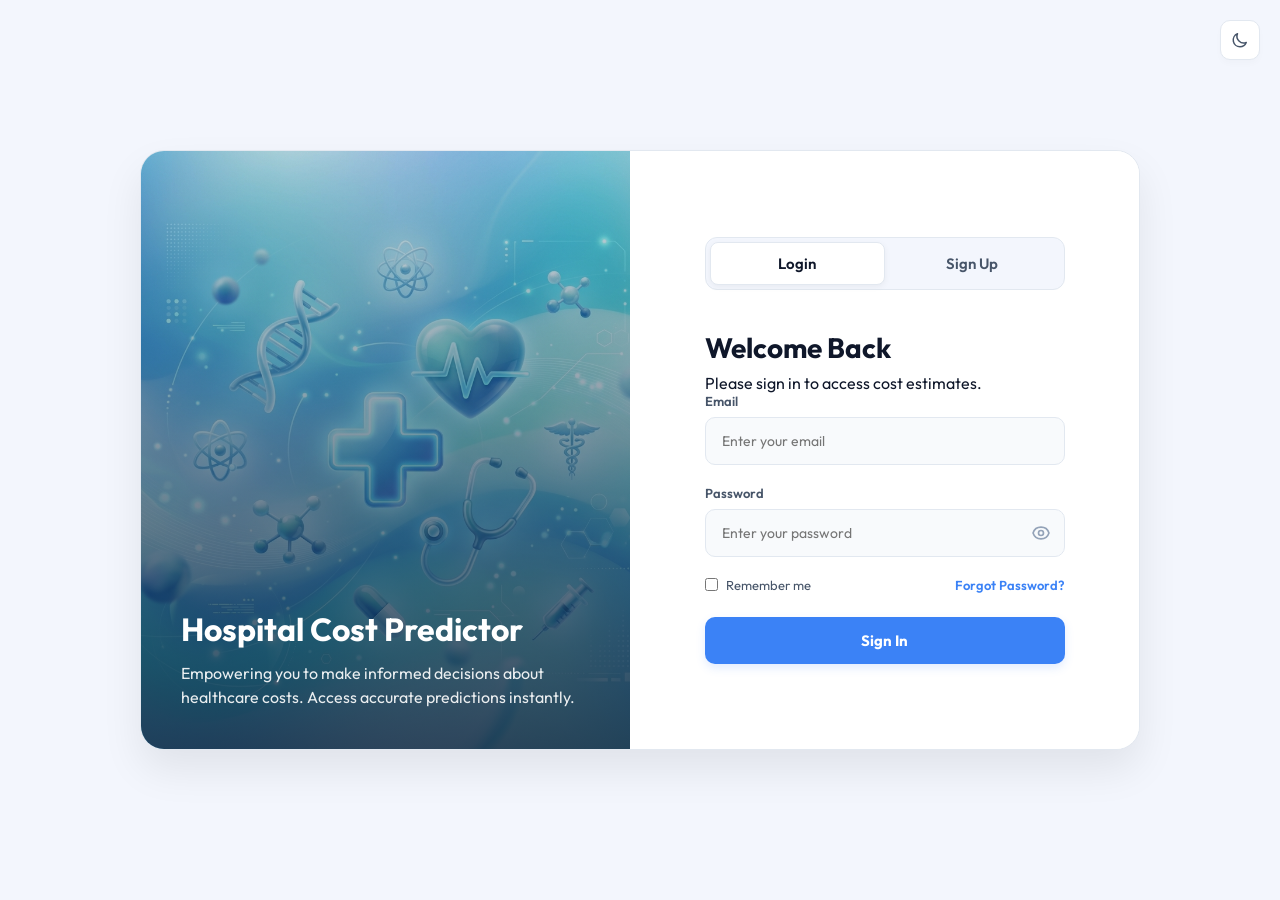
<file: frontend/auth.html>
<!-- 
Hospital Cost Estimator - Landing and Authentication Page (auth.html)
=======================
This page serves as the entrypoint for users, providing:
1. Dual forms for User Signup and User Login.
2. Client-side theme switching (Light vs Dark mode) persisting in localStorage..
3. Password visibility toggle (show/hide password input).
4. Fetch-based asynchronous submissions communicating with Flask backend API endpoints.
-->
<!DOCTYPE html>
<html lang="en">

<head>
    <meta charset="UTF-8">
    <meta name="viewport" content="width=device-width, initial-scale=1.0">
    <title>Hospital Cost Predictor - Welcome</title>
    <!-- Premium Font family selection from Google Fonts -->
    <link href="https://fonts.googleapis.com/css2?family=Outfit:wght@300;400;500;600;700&display=swap" rel="stylesheet">
    <!-- Links to auth.css which handles split layout and theme variables styling -->
    <link rel="stylesheet" href="auth.css">
</head>

<body>
    <!-- 
      Theme Toggle Button
      Allows toggle between light/dark themes by toggling '.dark-theme' class on <body>
    -->
    <button id="themeToggle" class="theme-toggle-btn" aria-label="Toggle Theme">
        <!-- SVG icon for Light Mode (Sun) -->
        <svg id="sunIcon" xmlns="http://www.w3.org/2000/svg" fill="none" viewBox="0 0 24 24" stroke="currentColor"
            style="display: none;">
            <path stroke-linecap="round" stroke-linejoin="round" stroke-width="2"
                d="M12 3v1m0 16v1m9-9h-1M4 9H3m15.364-6.364l-.707.707M6.343 17.657l-.707.707m12.728 0l-.707-.707M6.343 6.343l-.707-.707M14 12a2 2 0 11-4 0 2 2 0 014 0z" />
        </svg>
        <!-- SVG icon for Dark Mode (Moon) -->
        <svg id="moonIcon" xmlns="http://www.w3.org/2000/svg" fill="none" viewBox="0 0 24 24" stroke="currentColor">
            <path stroke-linecap="round" stroke-linejoin="round" stroke-width="2"
                d="M20.354 15.354A9 9 0 018.646 3.646 9.003 9.003 0 0012 21a9.003 9.003 0 008.354-5.646z" />
        </svg>
    </button>

    <!-- Split Screen Main Wrapper Container -->
    <div class="container">
        <!-- Left Panel: Graphic overlay and brand description -->
        <div class="left-panel">
            <div class="overlay"></div>
            <div class="content">
                <h1>Hospital Cost Predictor</h1>
                <p>Empowering you to make informed decisions about healthcare costs. Access accurate predictions
                    instantly.</p>
            </div>
        </div>

        <!-- Right Panel: Authentication Forms box -->
        <div class="right-panel">
            <div class="auth-box">
                <!-- Custom Alert Banner for UI notification messages -->
                <div id="authAlert" class="custom-alert"></div>

                <!-- Tab Toggle Controls (Login vs Sign Up) -->
                <div class="toggle-container">
                    <button class="toggle-btn active" id="btn-login" onclick="switchTab('login')">Login</button>
                    <button class="toggle-btn" id="btn-signup" onclick="switchTab('signup')">Sign Up</button>
                    <!-- Visual slider indicator that moves under the active tab -->
                    <div class="toggle-indicator" id="indicator"></div>
                </div>

                <!-- Login Form -->
                <form id="login-form" class="auth-form active">
                    <h2>Welcome Back</h2>
                    <p class="subtitle">Please sign in to access cost estimates.</p>
                    <div class="input-group">
                        <label for="login-email">Email</label>
                        <div class="input-wrapper">
                            <input type="email" id="login-email" name="email" placeholder="Enter your email" required>
                        </div>
                    </div>
                    <div class="input-group">
                        <label for="login-password">Password</label>
                        <div class="input-wrapper">
                            <input type="password" id="login-password" name="password" placeholder="Enter your password"
                                required>
                            <!-- Clickable element to show/hide plaintext password -->
                            <span class="password-toggle-icon" onclick="togglePasswordVisibility('login-password')">
                                <svg xmlns="http://www.w3.org/2000/svg" fill="none" viewBox="0 0 24 24"
                                    stroke="currentColor" stroke-width="2">
                                    <path stroke-linecap="round" stroke-linejoin="round"
                                        d="M15 12a3 3 0 11-6 0 3 3 0 016 0z" />
                                    <path stroke-linecap="round" stroke-linejoin="round"
                                        d="M2.458 12C3.732 7.943 7.523 5 12 5c4.478 0 8.268 2.943 9.542 7-1.274 4.057-5.064 7-9.542 7-4.477 0-8.268-2.943-9.542-7z" />
                                </svg>
                            </span>
                        </div>
                    </div>
                    <div class="options">
                        <label class="remember">
                            <input type="checkbox"> Remember me
                        </label>
                        <a href="#" class="forgot">Forgot Password?</a>
                    </div>
                    <button type="submit" class="primary-btn">Sign In</button>
                </form>

                <!-- Signup Form -->
                <form id="signup-form" class="auth-form">
                    <h2>Create Account</h2>
                    <p class="subtitle">Sign up to get instant transparency ranges.</p>
                    <div class="input-group">
                        <label for="signup-name">Full Name</label>
                        <div class="input-wrapper">
                            <input type="text" id="signup-name" name="name" placeholder="Enter your name" required>
                        </div>
                    </div>
                    <div class="input-group">
                        <label for="signup-email">Email</label>
                        <div class="input-wrapper">
                            <input type="email" id="signup-email" name="email" placeholder="Enter your email" required>
                        </div>
                    </div>
                    <div class="input-group">
                        <label for="signup-password">Password</label>
                        <div class="input-wrapper">
                            <input type="password" id="signup-password" name="password" placeholder="Create a password"
                                required>
                            <!-- Clickable element to show/hide plaintext password -->
                            <span class="password-toggle-icon" onclick="togglePasswordVisibility('signup-password')">
                                <svg xmlns="http://www.w3.org/2000/svg" fill="none" viewBox="0 0 24 24"
                                    stroke="currentColor" stroke-width="2">
                                    <path stroke-linecap="round" stroke-linejoin="round"
                                        d="M15 12a3 3 0 11-6 0 3 3 0 016 0z" />
                                    <path stroke-linecap="round" stroke-linejoin="round"
                                        d="M2.458 12C3.732 7.943 7.523 5 12 5c4.478 0 8.268 2.943 9.542 7-1.274 4.057-5.064 7-9.542 7-4.477 0-8.268-2.943-9.542-7z" />
                                </svg>
                            </span>
                        </div>
                    </div>
                    <button type="submit" class="primary-btn">Create Account</button>
                </form>
            </div>
        </div>
    </div>

    <!-- Client-side Logic Script -->
    <script>
        // =====================================================================
        // Theme Toggle Manager
        // =====================================================================
        const themeToggleBtn = document.getElementById('themeToggle');
        const sunIcon = document.getElementById('sunIcon');
        const moonIcon = document.getElementById('moonIcon');

        // Check localStorage to apply user's preferred layout theme
        if (localStorage.getItem('theme') === 'dark') {
            document.body.classList.add('dark-theme');
            sunIcon.style.display = 'block';
            moonIcon.style.display = 'none';
        } else {
            document.body.classList.remove('dark-theme');
            sunIcon.style.display = 'none';
            moonIcon.style.display = 'block';
        }

        // Toggle stylesheet classes and icons on click
        themeToggleBtn.addEventListener('click', () => {
            document.body.classList.toggle('dark-theme');
            const isDark = document.body.classList.contains('dark-theme');
            localStorage.setItem('theme', isDark ? 'dark' : 'light');
            if (isDark) {
                sunIcon.style.display = 'block';
                moonIcon.style.display = 'none';
            } else {
                sunIcon.style.display = 'none';
                moonIcon.style.display = 'block';
            }
        });

        // =====================================================================
        // Alert Banners Helper Functions
        // =====================================================================
        const alertDiv = document.getElementById('authAlert');
        function hideAlert() {
            alertDiv.style.display = 'none';
        }
        function showAlert(msg) {
            alertDiv.textContent = msg;
            alertDiv.style.display = 'block';
        }

        // =====================================================================
        // Tab Navigation Toggle Logic
        // =====================================================================
        function switchTab(tab) {
            hideAlert();
            const loginForm = document.getElementById('login-form');
            const signupForm = document.getElementById('signup-form');
            const indicator = document.getElementById('indicator');
            const btnLogin = document.getElementById('btn-login');
            const btnSignup = document.getElementById('btn-signup');

            if (tab === 'login') {
                loginForm.classList.add('active');
                signupForm.classList.remove('active');
                indicator.style.transform = 'translateX(0)';
                btnLogin.classList.add('active');
                btnSignup.classList.remove('active');
            } else {
                signupForm.classList.add('active');
                loginForm.classList.remove('active');
                indicator.style.transform = 'translateX(100%)';
                btnSignup.classList.add('active');
                btnLogin.classList.remove('active');
            }
        }

        // =====================================================================
        // Password Visibility show/hide logic
        // =====================================================================
        function togglePasswordVisibility(inputId) {
            const passwordInput = document.getElementById(inputId);
            if (passwordInput.type === 'password') {
                passwordInput.type = 'text';
            } else {
                passwordInput.type = 'password';
            }
        }

        // =====================================================================
        // Sign In Request Submit API Call
        // =====================================================================
        document.getElementById('login-form').addEventListener('submit', function (e) {
            e.preventDefault(); // Prevent standard page reloads
            hideAlert();

            const email = document.getElementById('login-email').value;
            const password = document.getElementById('login-password').value;

            // Submit values asynchronously using Fetch API
            fetch('/api/login', {
                method: 'POST',
                headers: { 'Content-Type': 'application/json' },
                body: JSON.stringify({ email: email, password: password })
            })
                .then(response => {
                    if (!response.ok) {
                        return response.json().then(err => { throw new Error(err.message || 'Invalid email or password.') });
                    }
                    return response.json();
                })
                .then(data => {
                    if (data.success) {
                        // Redirect to prediction tool dashboard on success
                        window.location.href = '/index.html';
                    } else {
                        showAlert(data.message || 'Invalid email or password.');
                    }
                })
                .catch(err => {
                    console.error('Error:', err);
                    showAlert(err.message);
                });
        });

        // =====================================================================
        // Account Creation (Sign Up) Submit API Call
        // =====================================================================
        document.getElementById('signup-form').addEventListener('submit', function (e) {
            e.preventDefault(); // Prevent page refresh
            hideAlert();

            const name = document.getElementById('signup-name').value;
            const email = document.getElementById('signup-email').value;
            const password = document.getElementById('signup-password').value;

            fetch('/api/signup', {
                method: 'POST',
                headers: { 'Content-Type': 'application/json' },
                body: JSON.stringify({ name: name, email: email, password: password })
            })
                .then(response => {
                    if (!response.ok) {
                        return response.json().then(err => { throw new Error(err.message || 'Signup failed.') });
                    }
                    return response.json();
                })
                .then(data => {
                    if (data.success) {
                        // Immediately navigate into the index dashboard since signup automatically starts a session
                        window.location.href = '/index.html';
                    } else {
                        showAlert(data.message || 'Account creation failed.');
                    }
                })
                .catch(err => {
                    console.error('Error:', err);
                    showAlert(err.message);
                });
        });
    </script>
</body>

</html>
</file>
<file: frontend/auth.css>
/*
Hospital Cost Estimator - Authentication Layout Stylesheet (auth.css)
==================================================================

This sheet controls the layout and styles of the landing/authentication page:
1. Design variables (Tokens) for CSS properties, enabling light and dark modes.
2. Split-screen layout (left panel image backdrop, right panel input form).
3. Sliding transition animations for toggle switches and modal fades.
4. Input fields, validation, error messages, and hover behaviors.
5. Responsive breakpoints for tablets and mobile devices.
*/

/* ==========================================
   1. Design Tokens & CSS Variables
   ========================================== */
:root {
    /* Light Mode Palette */
    --bg-primary: #f3f6fd;
    --bg-secondary: #ffffff;
    --bg-tertiary: #f8fafc;
    --text-primary: #0f172a;
    --text-secondary: #475569;
    --text-muted: #94a3b8;
    --border-color: #e2e8f0;
    --accent-blue: #3b82f6;
    --accent-blue-hover: #2563eb;
    --shadow-lg: 0 20px 40px rgba(0, 0, 0, 0.08);
    --input-border-radius: 10px;
    --transition-speed: 0.3s;
}

body.dark-theme {
    /* Dark Mode Palette overrides */
    --bg-primary: #080c14;
    --bg-secondary: #111722;
    --bg-tertiary: #19212f;
    --text-primary: #f1f5f9;
    --text-secondary: #94a3b8;
    --text-muted: #57657a;
    --border-color: #242f41;
    --accent-blue: #3b82f6;
    --accent-blue-hover: #60a5fa;
    --shadow-lg: 0 20px 40px rgba(0, 0, 0, 0.3);
}

/* ==========================================
   2. Core Document Styles
   ========================================== */
* {
    margin: 0;
    padding: 0;
    box-sizing: border-box;
    font-family: 'Outfit', sans-serif;
}

body {
    background-color: var(--bg-primary);
    color: var(--text-primary);
    display: flex;
    justify-content: center;
    align-items: center;
    min-height: 100vh;
    padding: 20px;
    transition: background-color var(--transition-speed) ease, color var(--transition-speed) ease;
}

/* ==========================================
   3. Float Theme Toggle Switch
   ========================================== */
.theme-toggle-btn {
    position: absolute;
    top: 20px;
    right: 20px;
    display: flex;
    align-items: center;
    justify-content: center;
    width: 40px;
    height: 40px;
    background: var(--bg-secondary);
    border: 1px solid var(--border-color);
    border-radius: 10px;
    color: var(--text-secondary);
    cursor: pointer;
    transition: all var(--transition-speed) ease;
    box-shadow: 0 4px 6px rgba(0, 0, 0, 0.02);
    z-index: 100;
}

.theme-toggle-btn:hover {
    color: var(--accent-blue);
    border-color: var(--accent-blue);
    transform: translateY(-2px);
    box-shadow: 0 8px 15px rgba(0, 0, 0, 0.05);
}

.theme-toggle-btn svg {
    width: 18px;
    height: 18px;
}

/* ==========================================
   4. Split-Screen Main Wrapper Container
   ========================================== */
.container {
    width: 1000px;
    height: 600px;
    background: var(--bg-secondary);
    border-radius: 24px;
    box-shadow: var(--shadow-lg);
    display: flex;
    overflow: hidden;
    border: 1px solid var(--border-color);
    transition: background-color var(--transition-speed) ease, border-color var(--transition-speed) ease;
    position: relative;
}

/* Left Panel - Graphical Info display */
.left-panel {
    flex: 1;
    background: url('auth_bg.png') no-repeat center center;
    background-size: cover;
    position: relative;
    display: flex;
    align-items: flex-end;
    padding: 40px;
}

/* Dark gradient overlay to ensure text remains legible against backdrop */
.overlay {
    position: absolute;
    top: 0;
    left: 0;
    right: 0;
    bottom: 0;
    background: linear-gradient(to bottom, rgba(10, 37, 64, 0.15), rgba(10, 37, 64, 0.85));
}

.left-panel .content {
    position: relative;
    z-index: 1;
    color: #ffffff;
}

.left-panel h1 {
    font-size: 32px;
    font-weight: 700;
    margin-bottom: 12px;
}

.left-panel p {
    font-size: 16px;
    line-height: 1.5;
    opacity: 0.9;
}

/* Right Panel - Input Form Display */
.right-panel {
    flex: 1;
    padding: 60px 50px;
    display: flex;
    flex-direction: column;
    justify-content: center;
    position: relative;
    background: var(--bg-secondary);
}

.auth-box {
    width: 100%;
    max-width: 360px;
    margin: 0 auto;
}

/* ==========================================
   5. Authentication Toggle Selector Tabs
   ========================================== */
.toggle-container {
    display: flex;
    position: relative;
    background: var(--bg-primary);
    border-radius: 12px;
    padding: 4px;
    margin-bottom: 40px;
    border: 1px solid var(--border-color);
}

.toggle-btn {
    flex: 1;
    border: none;
    background: transparent;
    padding: 12px 0;
    font-size: 15px;
    font-weight: 600;
    color: var(--text-secondary);
    cursor: pointer;
    position: relative;
    z-index: 2;
    transition: color var(--transition-speed) ease;
}

.toggle-btn.active {
    color: var(--text-primary);
}

/* Sliding tab indicator under the current selection */
.toggle-indicator {
    position: absolute;
    top: 4px;
    left: 4px;
    width: calc(50% - 4px);
    height: calc(100% - 8px);
    background: var(--bg-secondary);
    border-radius: 8px;
    box-shadow: 0 2px 6px rgba(0, 0, 0, 0.05);
    z-index: 1;
    transition: transform var(--transition-speed) cubic-bezier(0.4, 0, 0.2, 1);
    border: 1px solid var(--border-color);
}

/* ==========================================
   6. Input Forms & Form Elements
   ========================================== */
.auth-form {
    display: none;
    animation: fadeIn 0.4s ease forwards;
}

.auth-form.active {
    display: block;
}

@keyframes fadeIn {
    from {
        opacity: 0;
        transform: translateY(10px);
    }

    to {
        opacity: 1;
        transform: translateY(0);
    }
}

h2 {
    font-size: 28px;
    color: var(--text-primary);
    margin-bottom: 8px;
    font-weight: 700;
}

.input-group {
    margin-bottom: 20px;
}

.input-group label {
    display: block;
    font-size: 13px;
    font-weight: 600;
    color: var(--text-secondary);
    margin-bottom: 8px;
}

.input-wrapper {
    position: relative;
    width: 100%;
}

.input-group input {
    width: 100%;
    padding: 14px 16px;
    border: 1.5px solid var(--border-color);
    border-radius: var(--input-border-radius);
    font-size: 14px;
    color: var(--text-primary);
    background: var(--bg-tertiary);
    transition: all var(--transition-speed) ease;
}

.input-group input:focus {
    outline: none;
    border-color: var(--accent-blue);
    background: var(--bg-secondary);
    box-shadow: 0 0 0 4px rgba(59, 130, 246, 0.1);
}

/* Password eye toggle positioning */
.password-toggle-icon {
    position: absolute;
    right: 14px;
    top: 50%;
    transform: translateY(-50%);
    cursor: pointer;
    color: var(--text-muted);
    transition: color var(--transition-speed) ease;
}

.password-toggle-icon:hover {
    color: var(--text-secondary);
}

.password-toggle-icon svg {
    width: 20px;
    height: 20px;
    display: block;
}

.options {
    display: flex;
    justify-content: space-between;
    align-items: center;
    margin-bottom: 24px;
}

.remember {
    display: flex;
    align-items: center;
    font-size: 13px;
    color: var(--text-secondary);
    cursor: pointer;
}

.remember input {
    margin-right: 8px;
    cursor: pointer;
}

.forgot {
    font-size: 13px;
    color: var(--accent-blue);
    text-decoration: none;
    font-weight: 600;
}

.forgot:hover {
    text-decoration: underline;
    color: var(--accent-blue-hover);
}

/* Submit Action Button styling */
.primary-btn {
    width: 100%;
    padding: 14px;
    background: var(--accent-blue);
    color: #ffffff;
    border: none;
    border-radius: var(--input-border-radius);
    font-size: 15px;
    font-weight: 700;
    cursor: pointer;
    transition: all var(--transition-speed) ease, transform 0.1s ease;
    box-shadow: 0 4px 10px rgba(59, 130, 246, 0.15);
}

.primary-btn:hover {
    background: var(--accent-blue-hover);
    box-shadow: 0 6px 15px rgba(59, 130, 246, 0.25);
}

.primary-btn:active {
    transform: scale(0.98);
}

/* Custom Alert Banner layout */
.custom-alert {
    background-color: var(--danger-red-light);
    border: 1px solid var(--danger-red-border);
    color: var(--danger-red);
    padding: 12px 16px;
    border-radius: 8px;
    font-size: 13.5px;
    font-weight: 500;
    margin-bottom: 20px;
    display: none;
    animation: fadeIn 0.3s ease forwards;
}

/* ==========================================
   7. Responsive Rules (Mobile & Tablet)
   ========================================== */
@media (max-width: 900px) {
    .container {
        width: 90%;
        height: auto;
        flex-direction: column;
    }

    .left-panel {
        height: 180px;
        padding: 30px;
    }

    .right-panel {
        padding: 40px 30px;
    }
}
</file>
